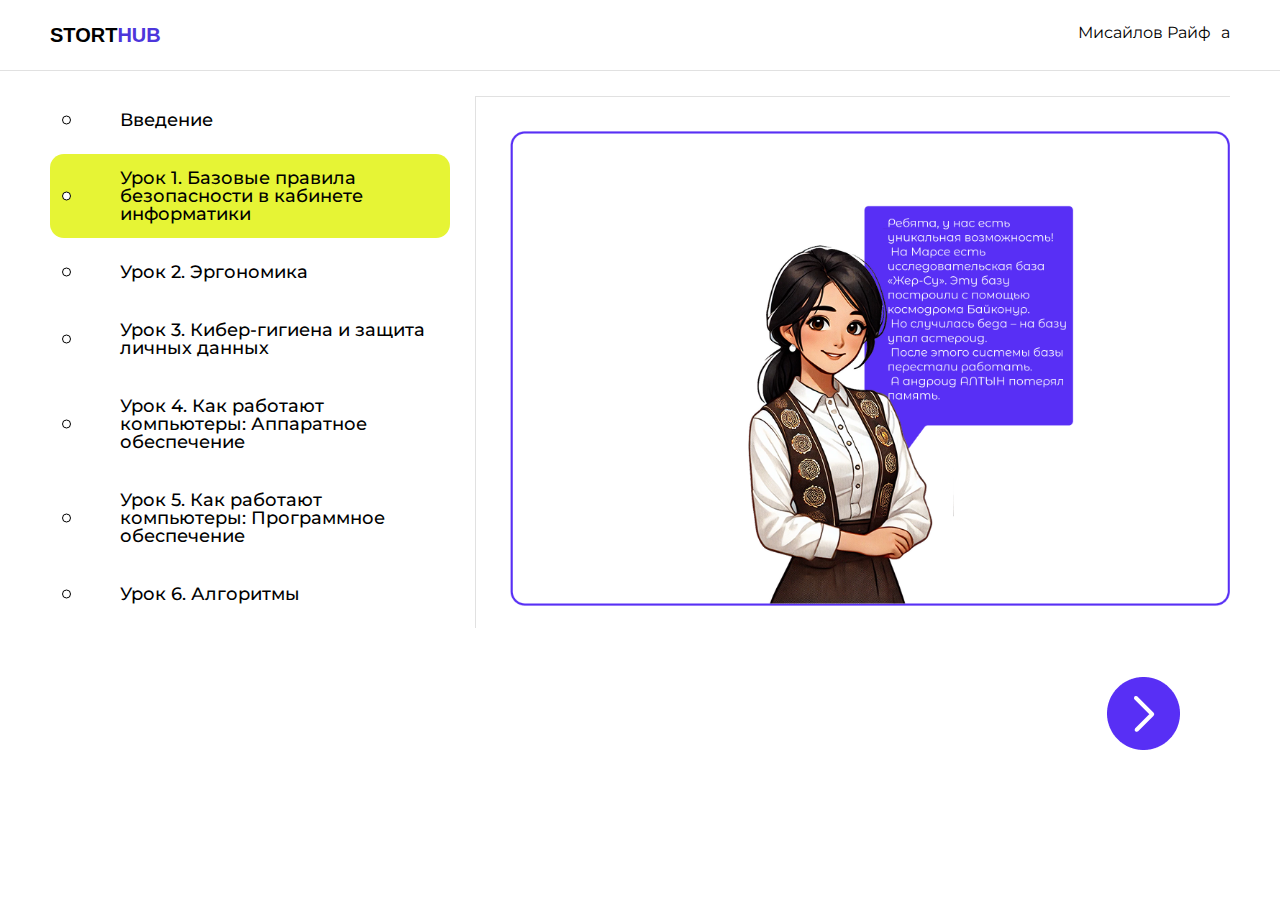
<file: index.html>
<!DOCTYPE html>
<html lang="en">

<head>
  <meta charset="UTF-8">
  <meta name="viewport" content="width=device-width, initial-scale=1.0">
  <meta http-equiv="X-UA-Compatible" content="ie=edge">
  <title>Document</title>
  <link rel="stylesheet" href="css/reset.css">
  <link rel="stylesheet" href="css/slick.css">
  <link rel="stylesheet" href="css/jquery.fancybox.css">
  <link rel="preconnect" href="https://fonts.googleapis.com">
  <link rel="preconnect" href="https://fonts.gstatic.com" crossorigin>
  <link href="https://fonts.googleapis.com/css2?family=Montserrat:ital,wght@0,100..900;1,100..900&display=swap"
    rel="stylesheet">
  <link rel="stylesheet" href="css/style.css">
</head>

<body>
  <header class="header">
    <div class="container">
      <div class="header_inner">
        <a href="#" class="logo">STORT<span>HUB</span></a>
        <div class="exit">
          <p class="nameuser">Мисайлов Райф</p>
          <a href="#" class="iconexit">a</a>
        </div>
      </div>
    </div>
  </header>

  <div class="content">
    <div class="container">
      <div class="content_inner">
        <div class="menu">
          <ul class="lesson-list">
            <li data-href="lesson0.html">Введение</li>
            <li data-href="index.html">Урок 1. Базовые правила безопасности в кабинете информатики</li>
            <li data-href="lesson2.html">Урок 2. Эргономика</li>
            <li data-href="lesson3.html">Урок 3. Кибер-гигиена и защита личных данных</li>
            <li data-href="lesson4.html">Урок 4. Как работают компьютеры: Аппаратное обеспечение</li>
            <li data-href="lesson5.html">Урок 5. Как работают компьютеры: Программное обеспечение</li>
            <li data-href="lesson6.html">Урок 6. Алгоритмы</li>
          </ul>

        </div>
        <div class="content_games">
          <img src="images/Video1_1.png" alt="" class="content_games_img">
          <!-- <img src="images/Video1_placeholder.png" alt="" class="content_games_img"> -->
          <img src="images/arrow.png" alt="" class="arrow">
        </div>
      </div>
    </div>
  </div>


  <script src="https://ajax.googleapis.com/ajax/libs/jquery/3.4.1/jquery.min.js"></script>
  <script src="js/slick.min.js"></script>
  <script src="js/jquery.fancybox.min.js"></script>
  <script src="js/main.js"></script>
</body>

</html>
</file>
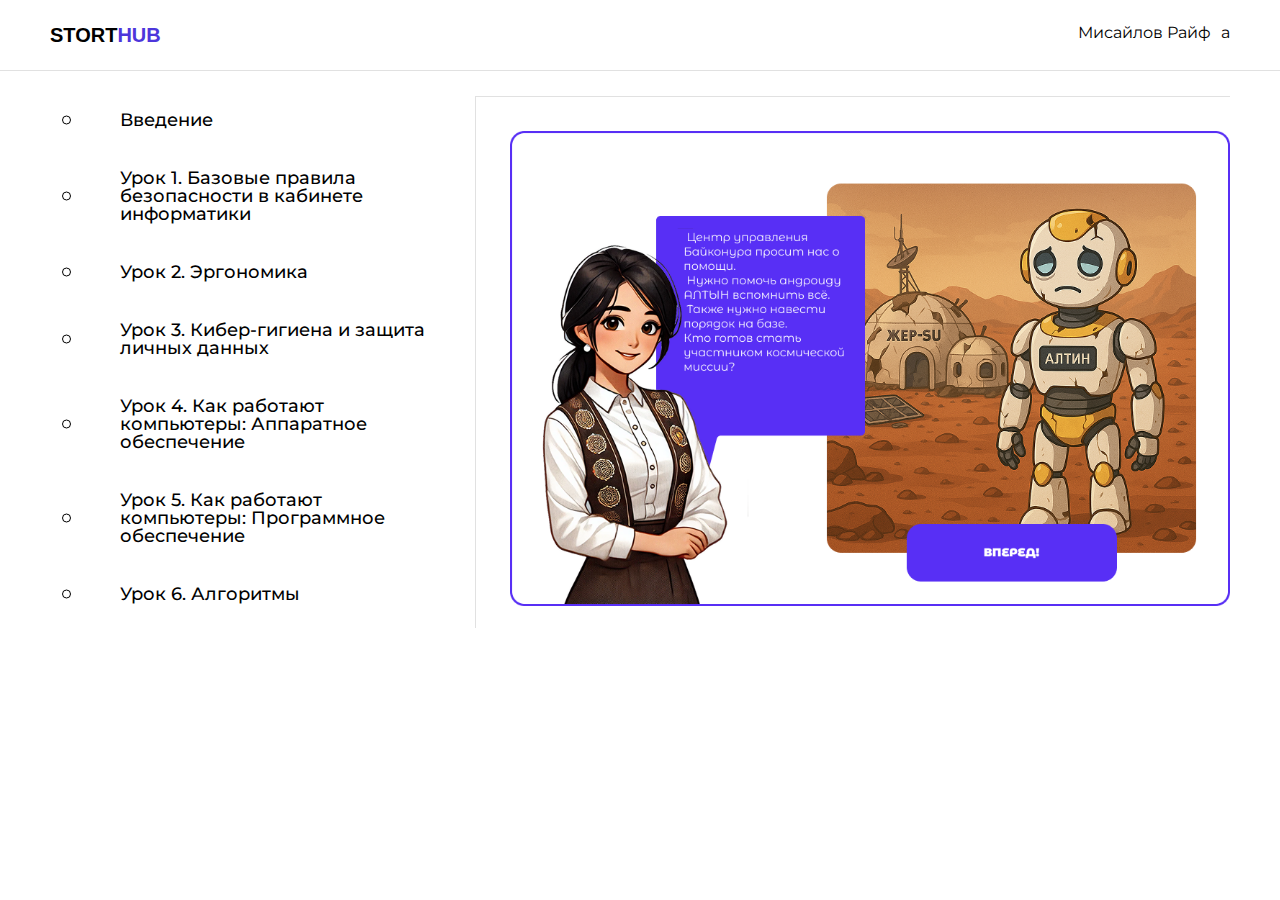
<file: lesson1-1.html>
<!DOCTYPE html>
<html lang="en">

<head>
  <meta charset="UTF-8">
  <meta name="viewport" content="width=device-width, initial-scale=1.0">
  <meta http-equiv="X-UA-Compatible" content="ie=edge">
  <title>Document</title>
  <link rel="stylesheet" href="css/reset.css">
  <link rel="stylesheet" href="css/slick.css">
  <link rel="stylesheet" href="css/jquery.fancybox.css">
  <link rel="preconnect" href="https://fonts.googleapis.com">
  <link rel="preconnect" href="https://fonts.gstatic.com" crossorigin>
  <link href="https://fonts.googleapis.com/css2?family=Montserrat:ital,wght@0,100..900;1,100..900&display=swap"
    rel="stylesheet">
  <link rel="stylesheet" href="css/style.css">
</head>

<body>
  <header class="header">
    <div class="container">
      <div class="header_inner">
        <a href="#" class="logo">STORT<span>HUB</span></a>
        <div class="exit">
          <p class="nameuser">Мисайлов Райф</p>
          <a href="#" class="iconexit">a</a>
        </div>
      </div>
    </div>
  </header>

  <div class="content">
    <div class="container">
      <div class="content_inner">
        <div class="menu">
          <ul class="lesson-list">
            <li data-href="lesson0.html">Введение</li>
            <li data-href="index.html">Урок 1. Базовые правила безопасности в кабинете информатики</li>
            <li data-href="lesson2.html">Урок 2. Эргономика</li>
            <li data-href="lesson3.html">Урок 3. Кибер-гигиена и защита личных данных</li>
            <li data-href="lesson4.html">Урок 4. Как работают компьютеры: Аппаратное обеспечение</li>
            <li data-href="lesson5.html">Урок 5. Как работают компьютеры: Программное обеспечение</li>
            <li data-href="lesson6.html">Урок 6. Алгоритмы</li>
          </ul>

        </div>
        <div class="content_games">
          <img src="images/Video1_2.png" alt="" class="content_games_img">
          <!-- <img src="images/arrow.png" alt="" class="arrow"> -->
        </div>
      </div>
    </div>
  </div>


  <script src="https://ajax.googleapis.com/ajax/libs/jquery/3.4.1/jquery.min.js"></script>
  <script src="js/slick.min.js"></script>
  <script src="js/jquery.fancybox.min.js"></script>
  <script src="js/main.js"></script>
</body>

</html>
</file>
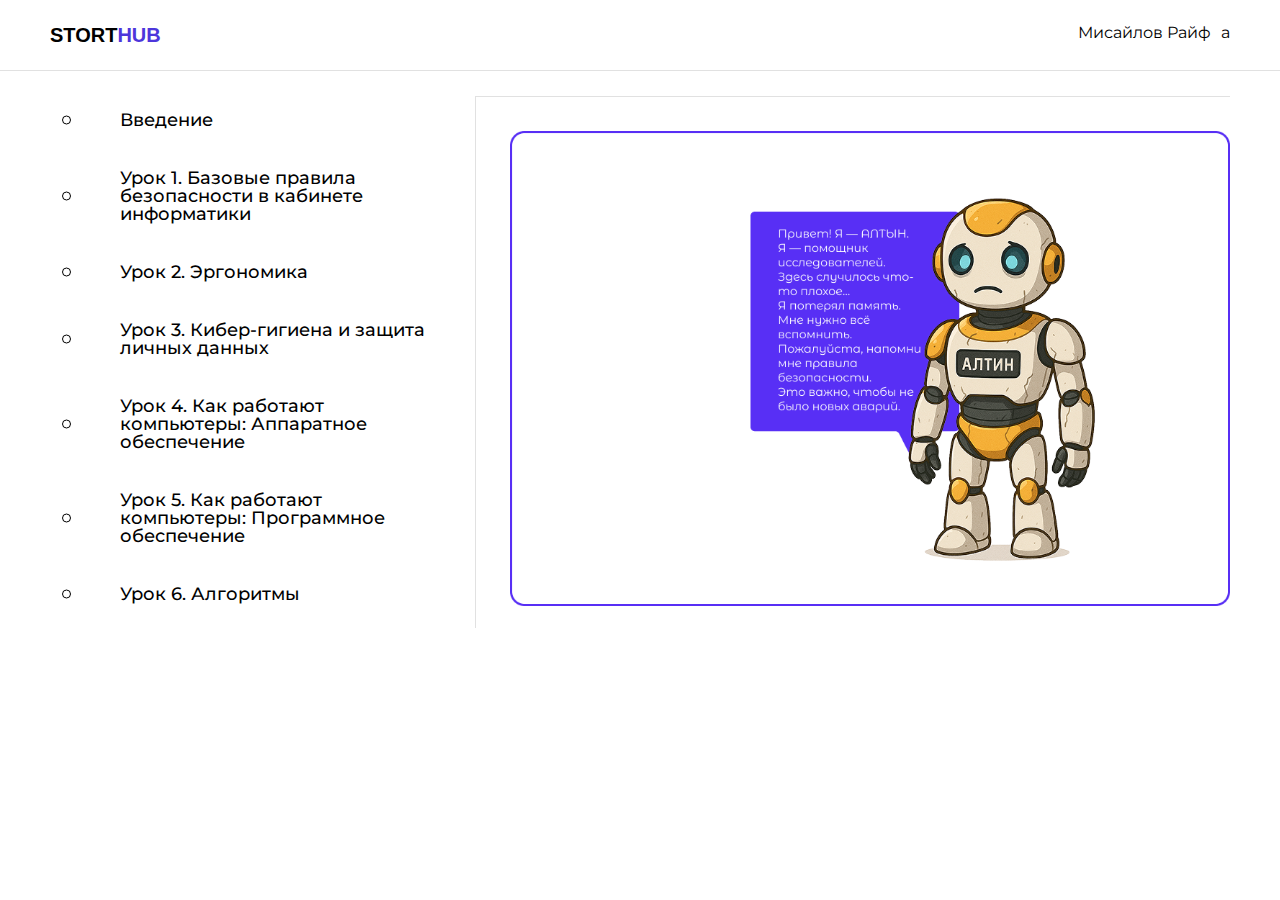
<file: lesson1-2.html>
<!DOCTYPE html>
<html lang="en">

<head>
  <meta charset="UTF-8">
  <meta name="viewport" content="width=device-width, initial-scale=1.0">
  <meta http-equiv="X-UA-Compatible" content="ie=edge">
  <title>Document</title>
  <link rel="stylesheet" href="css/reset.css">
  <link rel="stylesheet" href="css/slick.css">
  <link rel="stylesheet" href="css/jquery.fancybox.css">
  <link rel="preconnect" href="https://fonts.googleapis.com">
  <link rel="preconnect" href="https://fonts.gstatic.com" crossorigin>
  <link href="https://fonts.googleapis.com/css2?family=Montserrat:ital,wght@0,100..900;1,100..900&display=swap"
    rel="stylesheet">
  <link rel="stylesheet" href="css/style.css">
</head>

<body>
  <header class="header">
    <div class="container">
      <div class="header_inner">
        <a href="#" class="logo">STORT<span>HUB</span></a>
        <div class="exit">
          <p class="nameuser">Мисайлов Райф</p>
          <a href="#" class="iconexit">a</a>
        </div>
      </div>
    </div>
  </header>

  <div class="content">
    <div class="container">
      <div class="content_inner">
        <div class="menu">
          <ul class="lesson-list">
            <li data-href="lesson0.html">Введение</li>
            <li data-href="index.html">Урок 1. Базовые правила безопасности в кабинете информатики</li>
            <li data-href="lesson2.html">Урок 2. Эргономика</li>
            <li data-href="lesson3.html">Урок 3. Кибер-гигиена и защита личных данных</li>
            <li data-href="lesson4.html">Урок 4. Как работают компьютеры: Аппаратное обеспечение</li>
            <li data-href="lesson5.html">Урок 5. Как работают компьютеры: Программное обеспечение</li>
            <li data-href="lesson6.html">Урок 6. Алгоритмы</li>
          </ul>

        </div>
        <div class="content_games">
          <img src="images/Video1_3.png" alt="" class="content_games_img">
          <!-- <img src="images/arrow.png" alt="" class="arrow"> -->
        </div>
      </div>
    </div>
  </div>


  <script src="https://ajax.googleapis.com/ajax/libs/jquery/3.4.1/jquery.min.js"></script>
  <script src="js/slick.min.js"></script>
  <script src="js/jquery.fancybox.min.js"></script>
  <script src="js/main.js"></script>
</body>

</html>
</file>
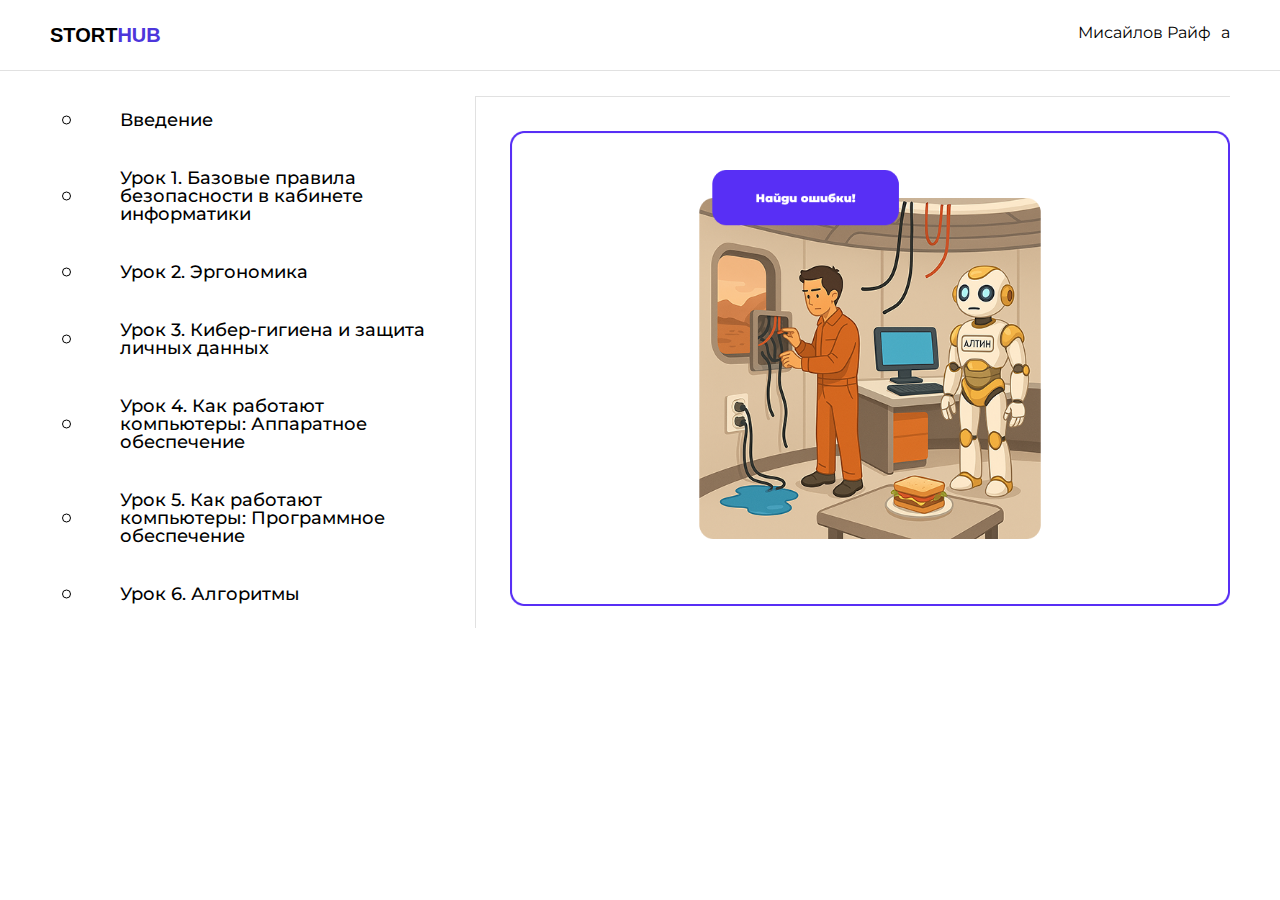
<file: lesson1-3.html>
<!DOCTYPE html>
<html lang="en">

<head>
  <meta charset="UTF-8">
  <meta name="viewport" content="width=device-width, initial-scale=1.0">
  <meta http-equiv="X-UA-Compatible" content="ie=edge">
  <title>Document</title>
  <link rel="stylesheet" href="css/reset.css">
  <link rel="stylesheet" href="css/slick.css">
  <link rel="stylesheet" href="css/jquery.fancybox.css">
  <link rel="preconnect" href="https://fonts.googleapis.com">
  <link rel="preconnect" href="https://fonts.gstatic.com" crossorigin>
  <link href="https://fonts.googleapis.com/css2?family=Montserrat:ital,wght@0,100..900;1,100..900&display=swap"
    rel="stylesheet">
  <link rel="stylesheet" href="css/style.css">
</head>

<body>
  <header class="header">
    <div class="container">
      <div class="header_inner">
        <a href="#" class="logo">STORT<span>HUB</span></a>
        <div class="exit">
          <p class="nameuser">Мисайлов Райф</p>
          <a href="#" class="iconexit">a</a>
        </div>
      </div>
    </div>
  </header>

  <div class="content">
    <div class="container">
      <div class="content_inner">
        <div class="menu">
          <ul class="lesson-list">
            <li data-href="lesson0.html">Введение</li>
            <li data-href="index.html">Урок 1. Базовые правила безопасности в кабинете информатики</li>
            <li data-href="lesson2.html">Урок 2. Эргономика</li>
            <li data-href="lesson3.html">Урок 3. Кибер-гигиена и защита личных данных</li>
            <li data-href="lesson4.html">Урок 4. Как работают компьютеры: Аппаратное обеспечение</li>
            <li data-href="lesson5.html">Урок 5. Как работают компьютеры: Программное обеспечение</li>
            <li data-href="lesson6.html">Урок 6. Алгоритмы</li>
          </ul>

        </div>
        <div class="content_games">
          <img src="images/Video1_4.png" alt="" class="content_games_img">
          <!-- <img src="images/arrow.png" alt="" class="arrow"> -->
        </div>
      </div>
    </div>
  </div>


  <script src="https://ajax.googleapis.com/ajax/libs/jquery/3.4.1/jquery.min.js"></script>
  <script src="js/slick.min.js"></script>
  <script src="js/jquery.fancybox.min.js"></script>
  <script src="js/main.js"></script>
</body>

</html>
</file>
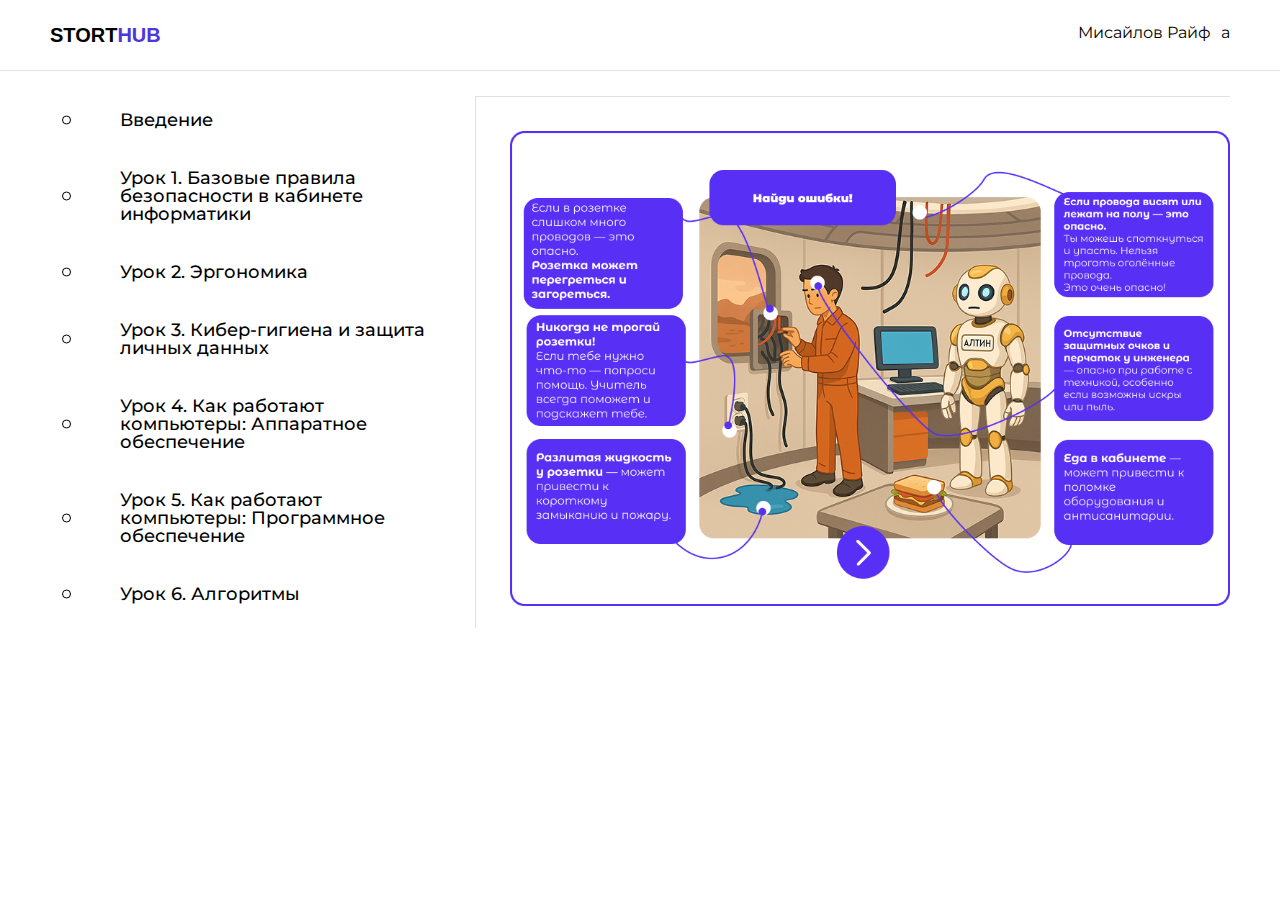
<file: lesson1-4.html>
<!DOCTYPE html>
<html lang="en">

<head>
  <meta charset="UTF-8">
  <meta name="viewport" content="width=device-width, initial-scale=1.0">
  <meta http-equiv="X-UA-Compatible" content="ie=edge">
  <title>Document</title>
  <link rel="stylesheet" href="css/reset.css">
  <link rel="stylesheet" href="css/slick.css">
  <link rel="stylesheet" href="css/jquery.fancybox.css">
  <link rel="preconnect" href="https://fonts.googleapis.com">
  <link rel="preconnect" href="https://fonts.gstatic.com" crossorigin>
  <link href="https://fonts.googleapis.com/css2?family=Montserrat:ital,wght@0,100..900;1,100..900&display=swap"
    rel="stylesheet">
  <link rel="stylesheet" href="css/style.css">
</head>

<body>
  <header class="header">
    <div class="container">
      <div class="header_inner">
        <a href="#" class="logo">STORT<span>HUB</span></a>
        <div class="exit">
          <p class="nameuser">Мисайлов Райф</p>
          <a href="#" class="iconexit">a</a>
        </div>
      </div>
    </div>
  </header>

  <div class="content">
    <div class="container">
      <div class="content_inner">
        <div class="menu">
          <ul class="lesson-list">
            <li data-href="lesson0.html">Введение</li>
            <li data-href="index.html">Урок 1. Базовые правила безопасности в кабинете информатики</li>
            <li data-href="lesson2.html">Урок 2. Эргономика</li>
            <li data-href="lesson3.html">Урок 3. Кибер-гигиена и защита личных данных</li>
            <li data-href="lesson4.html">Урок 4. Как работают компьютеры: Аппаратное обеспечение</li>
            <li data-href="lesson5.html">Урок 5. Как работают компьютеры: Программное обеспечение</li>
            <li data-href="lesson6.html">Урок 6. Алгоритмы</li>
          </ul>

        </div>
        <div class="content_games">
          <img src="images/Video1_5.png" alt="" class="content_games_img">
          <!-- <img src="images/arrow.png" alt="" class="arrow"> -->
        </div>
      </div>
    </div>
  </div>


  <script src="https://ajax.googleapis.com/ajax/libs/jquery/3.4.1/jquery.min.js"></script>
  <script src="js/slick.min.js"></script>
  <script src="js/jquery.fancybox.min.js"></script>
  <script src="js/main.js"></script>
</body>

</html>
</file>
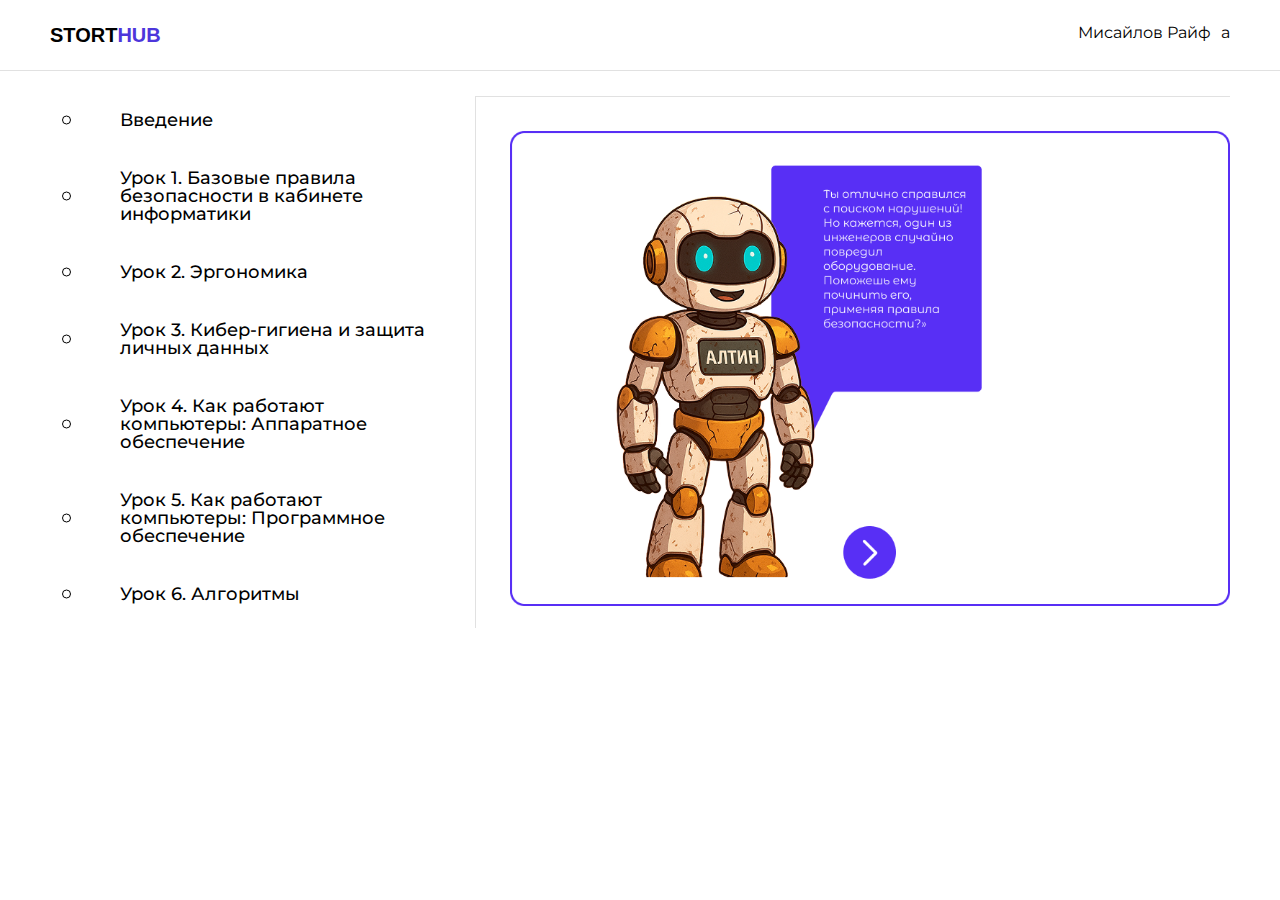
<file: lesson1-5.html>
<!DOCTYPE html>
<html lang="en">

<head>
  <meta charset="UTF-8">
  <meta name="viewport" content="width=device-width, initial-scale=1.0">
  <meta http-equiv="X-UA-Compatible" content="ie=edge">
  <title>Document</title>
  <link rel="stylesheet" href="css/reset.css">
  <link rel="stylesheet" href="css/slick.css">
  <link rel="stylesheet" href="css/jquery.fancybox.css">
  <link rel="preconnect" href="https://fonts.googleapis.com">
  <link rel="preconnect" href="https://fonts.gstatic.com" crossorigin>
  <link href="https://fonts.googleapis.com/css2?family=Montserrat:ital,wght@0,100..900;1,100..900&display=swap"
    rel="stylesheet">
  <link rel="stylesheet" href="css/style.css">
</head>

<body>
  <header class="header">
    <div class="container">
      <div class="header_inner">
        <a href="#" class="logo">STORT<span>HUB</span></a>
        <div class="exit">
          <p class="nameuser">Мисайлов Райф</p>
          <a href="#" class="iconexit">a</a>
        </div>
      </div>
    </div>
  </header>

  <div class="content">
    <div class="container">
      <div class="content_inner">
        <div class="menu">
          <ul class="lesson-list">
            <li data-href="lesson0.html">Введение</li>
            <li data-href="index.html">Урок 1. Базовые правила безопасности в кабинете информатики</li>
            <li data-href="lesson2.html">Урок 2. Эргономика</li>
            <li data-href="lesson3.html">Урок 3. Кибер-гигиена и защита личных данных</li>
            <li data-href="lesson4.html">Урок 4. Как работают компьютеры: Аппаратное обеспечение</li>
            <li data-href="lesson5.html">Урок 5. Как работают компьютеры: Программное обеспечение</li>
            <li data-href="lesson6.html">Урок 6. Алгоритмы</li>
          </ul>

        </div>
        <div class="content_games">
          <img src="images/Video1_6.png" alt="" class="content_games_img">
          <!-- <img src="images/arrow.png" alt="" class="arrow"> -->
        </div>
      </div>
    </div>
  </div>


  <script src="https://ajax.googleapis.com/ajax/libs/jquery/3.4.1/jquery.min.js"></script>
  <script src="js/slick.min.js"></script>
  <script src="js/jquery.fancybox.min.js"></script>
  <script src="js/main.js"></script>
</body>

</html>
</file>
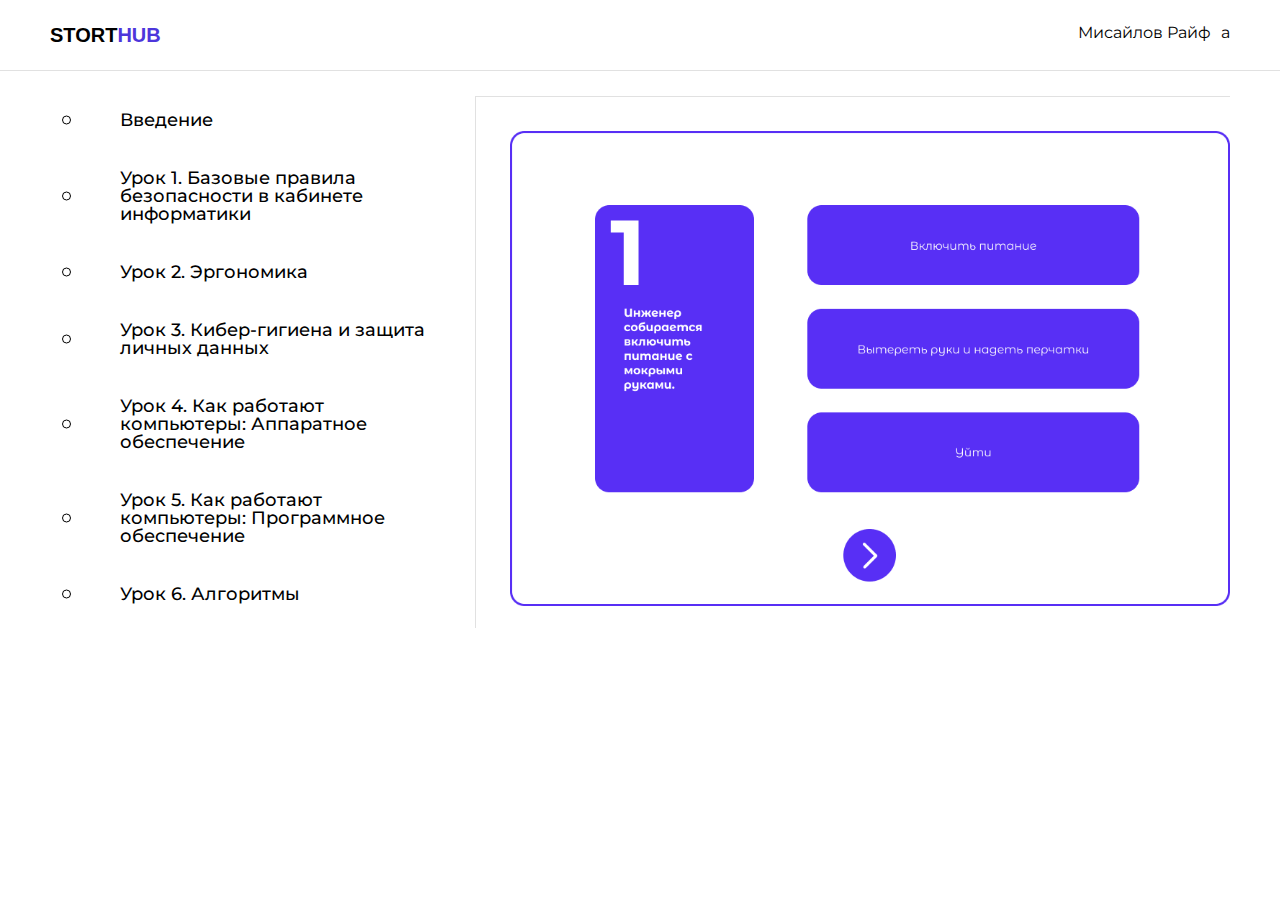
<file: lesson1-6.html>
<!DOCTYPE html>
<html lang="en">

<head>
  <meta charset="UTF-8">
  <meta name="viewport" content="width=device-width, initial-scale=1.0">
  <meta http-equiv="X-UA-Compatible" content="ie=edge">
  <title>Document</title>
  <link rel="stylesheet" href="css/reset.css">
  <link rel="stylesheet" href="css/slick.css">
  <link rel="stylesheet" href="css/jquery.fancybox.css">
  <link rel="preconnect" href="https://fonts.googleapis.com">
  <link rel="preconnect" href="https://fonts.gstatic.com" crossorigin>
  <link href="https://fonts.googleapis.com/css2?family=Montserrat:ital,wght@0,100..900;1,100..900&display=swap"
    rel="stylesheet">
  <link rel="stylesheet" href="css/style.css">
</head>

<body>
  <header class="header">
    <div class="container">
      <div class="header_inner">
        <a href="#" class="logo">STORT<span>HUB</span></a>
        <div class="exit">
          <p class="nameuser">Мисайлов Райф</p>
          <a href="#" class="iconexit">a</a>
        </div>
      </div>
    </div>
  </header>

  <div class="content">
    <div class="container">
      <div class="content_inner">
        <div class="menu">
          <ul class="lesson-list">
            <li data-href="lesson0.html">Введение</li>
            <li data-href="index.html">Урок 1. Базовые правила безопасности в кабинете информатики</li>
            <li data-href="lesson2.html">Урок 2. Эргономика</li>
            <li data-href="lesson3.html">Урок 3. Кибер-гигиена и защита личных данных</li>
            <li data-href="lesson4.html">Урок 4. Как работают компьютеры: Аппаратное обеспечение</li>
            <li data-href="lesson5.html">Урок 5. Как работают компьютеры: Программное обеспечение</li>
            <li data-href="lesson6.html">Урок 6. Алгоритмы</li>
          </ul>

        </div>
        <div class="content_games">
          <img src="images/Video1_7.png" alt="" class="content_games_img">
          <!-- <img src="images/arrow.png" alt="" class="arrow"> -->
        </div>
      </div>
    </div>
  </div>


  <script src="https://ajax.googleapis.com/ajax/libs/jquery/3.4.1/jquery.min.js"></script>
  <script src="js/slick.min.js"></script>
  <script src="js/jquery.fancybox.min.js"></script>
  <script src="js/main.js"></script>
</body>

</html>
</file>
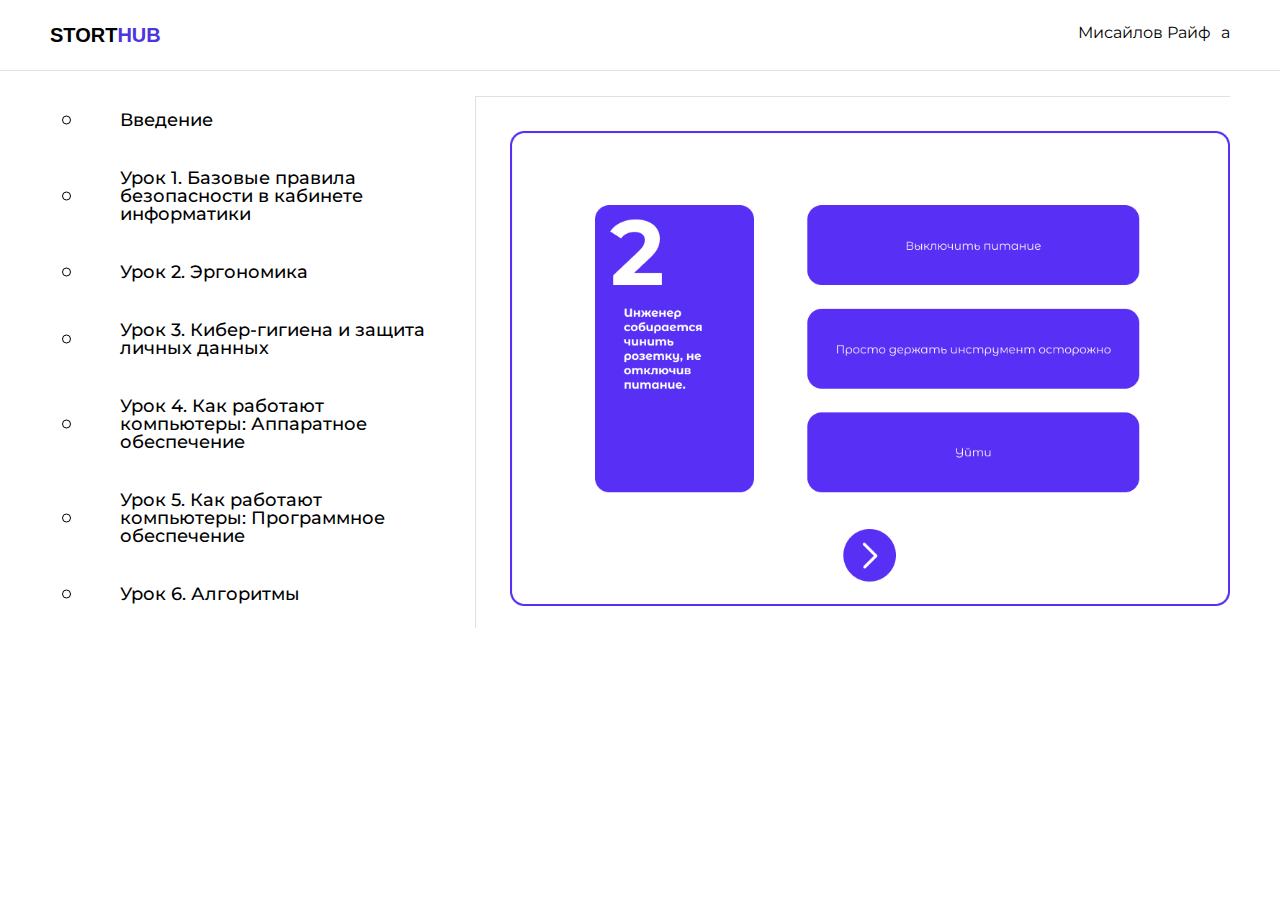
<file: lesson1-7.html>
<!DOCTYPE html>
<html lang="en">

<head>
  <meta charset="UTF-8">
  <meta name="viewport" content="width=device-width, initial-scale=1.0">
  <meta http-equiv="X-UA-Compatible" content="ie=edge">
  <title>Document</title>
  <link rel="stylesheet" href="css/reset.css">
  <link rel="stylesheet" href="css/slick.css">
  <link rel="stylesheet" href="css/jquery.fancybox.css">
  <link rel="preconnect" href="https://fonts.googleapis.com">
  <link rel="preconnect" href="https://fonts.gstatic.com" crossorigin>
  <link href="https://fonts.googleapis.com/css2?family=Montserrat:ital,wght@0,100..900;1,100..900&display=swap"
    rel="stylesheet">
  <link rel="stylesheet" href="css/style.css">
</head>

<body>
  <header class="header">
    <div class="container">
      <div class="header_inner">
        <a href="#" class="logo">STORT<span>HUB</span></a>
        <div class="exit">
          <p class="nameuser">Мисайлов Райф</p>
          <a href="#" class="iconexit">a</a>
        </div>
      </div>
    </div>
  </header>

  <div class="content">
    <div class="container">
      <div class="content_inner">
        <div class="menu">
          <ul class="lesson-list">
            <li data-href="lesson0.html">Введение</li>
            <li data-href="index.html">Урок 1. Базовые правила безопасности в кабинете информатики</li>
            <li data-href="lesson2.html">Урок 2. Эргономика</li>
            <li data-href="lesson3.html">Урок 3. Кибер-гигиена и защита личных данных</li>
            <li data-href="lesson4.html">Урок 4. Как работают компьютеры: Аппаратное обеспечение</li>
            <li data-href="lesson5.html">Урок 5. Как работают компьютеры: Программное обеспечение</li>
            <li data-href="lesson6.html">Урок 6. Алгоритмы</li>
          </ul>

        </div>
        <div class="content_games">
          <img src="images/Video1_8.png" alt="" class="content_games_img">
          <!-- <img src="images/arrow.png" alt="" class="arrow"> -->
        </div>
      </div>
    </div>
  </div>


  <script src="https://ajax.googleapis.com/ajax/libs/jquery/3.4.1/jquery.min.js"></script>
  <script src="js/slick.min.js"></script>
  <script src="js/jquery.fancybox.min.js"></script>
  <script src="js/main.js"></script>
</body>

</html>
</file>
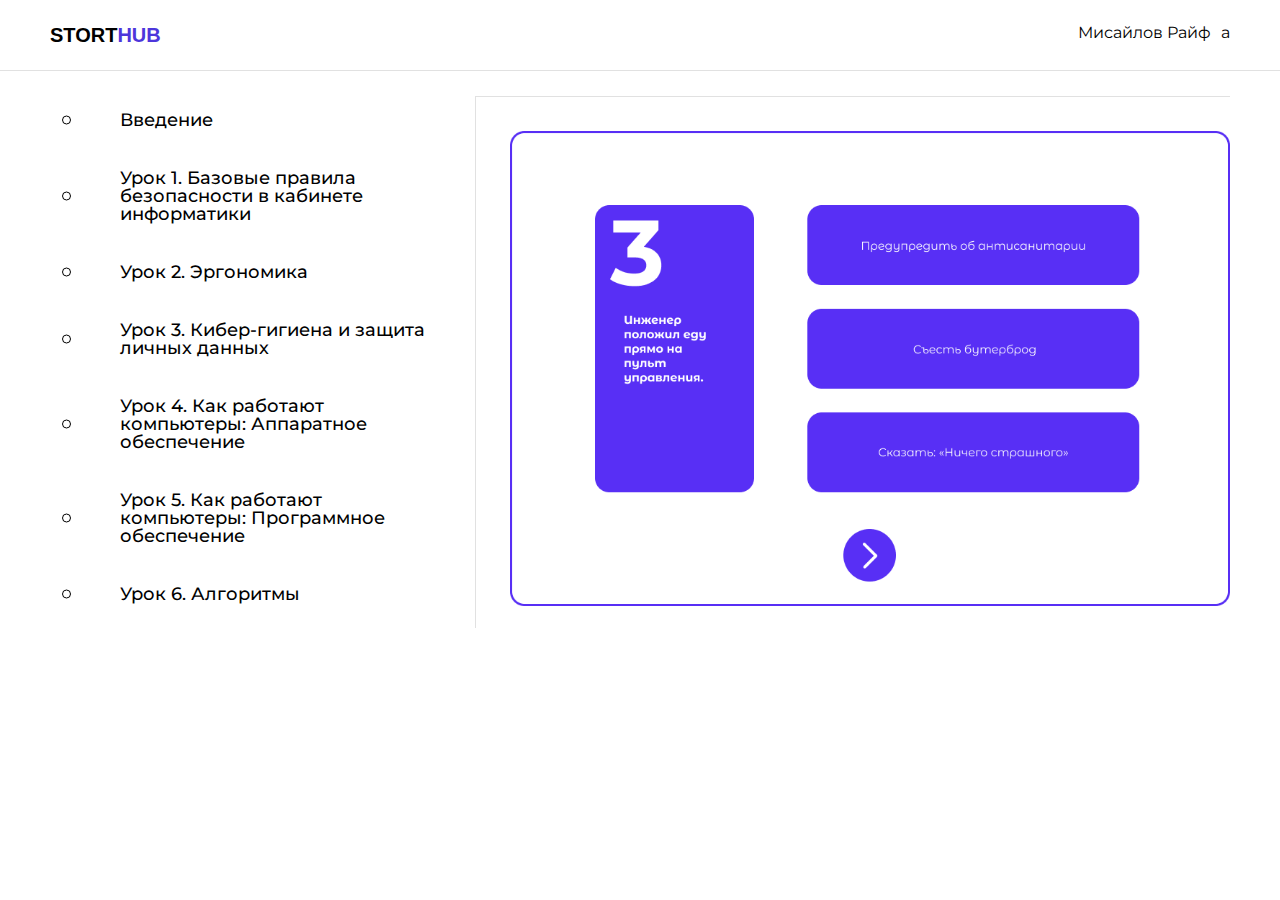
<file: lesson1-8.html>
<!DOCTYPE html>
<html lang="en">

<head>
  <meta charset="UTF-8">
  <meta name="viewport" content="width=device-width, initial-scale=1.0">
  <meta http-equiv="X-UA-Compatible" content="ie=edge">
  <title>Document</title>
  <link rel="stylesheet" href="css/reset.css">
  <link rel="stylesheet" href="css/slick.css">
  <link rel="stylesheet" href="css/jquery.fancybox.css">
  <link rel="preconnect" href="https://fonts.googleapis.com">
  <link rel="preconnect" href="https://fonts.gstatic.com" crossorigin>
  <link href="https://fonts.googleapis.com/css2?family=Montserrat:ital,wght@0,100..900;1,100..900&display=swap"
    rel="stylesheet">
  <link rel="stylesheet" href="css/style.css">
</head>

<body>
  <header class="header">
    <div class="container">
      <div class="header_inner">
        <a href="#" class="logo">STORT<span>HUB</span></a>
        <div class="exit">
          <p class="nameuser">Мисайлов Райф</p>
          <a href="#" class="iconexit">a</a>
        </div>
      </div>
    </div>
  </header>

  <div class="content">
    <div class="container">
      <div class="content_inner">
        <div class="menu">
          <ul class="lesson-list">
            <li data-href="lesson0.html">Введение</li>
            <li data-href="index.html">Урок 1. Базовые правила безопасности в кабинете информатики</li>
            <li data-href="lesson2.html">Урок 2. Эргономика</li>
            <li data-href="lesson3.html">Урок 3. Кибер-гигиена и защита личных данных</li>
            <li data-href="lesson4.html">Урок 4. Как работают компьютеры: Аппаратное обеспечение</li>
            <li data-href="lesson5.html">Урок 5. Как работают компьютеры: Программное обеспечение</li>
            <li data-href="lesson6.html">Урок 6. Алгоритмы</li>
          </ul>

        </div>
        <div class="content_games">
          <img src="images/Video1_9.png" alt="" class="content_games_img">
          <!-- <img src="images/arrow.png" alt="" class="arrow"> -->
        </div>
      </div>
    </div>
  </div>


  <script src="https://ajax.googleapis.com/ajax/libs/jquery/3.4.1/jquery.min.js"></script>
  <script src="js/slick.min.js"></script>
  <script src="js/jquery.fancybox.min.js"></script>
  <script src="js/main.js"></script>
</body>

</html>
</file>
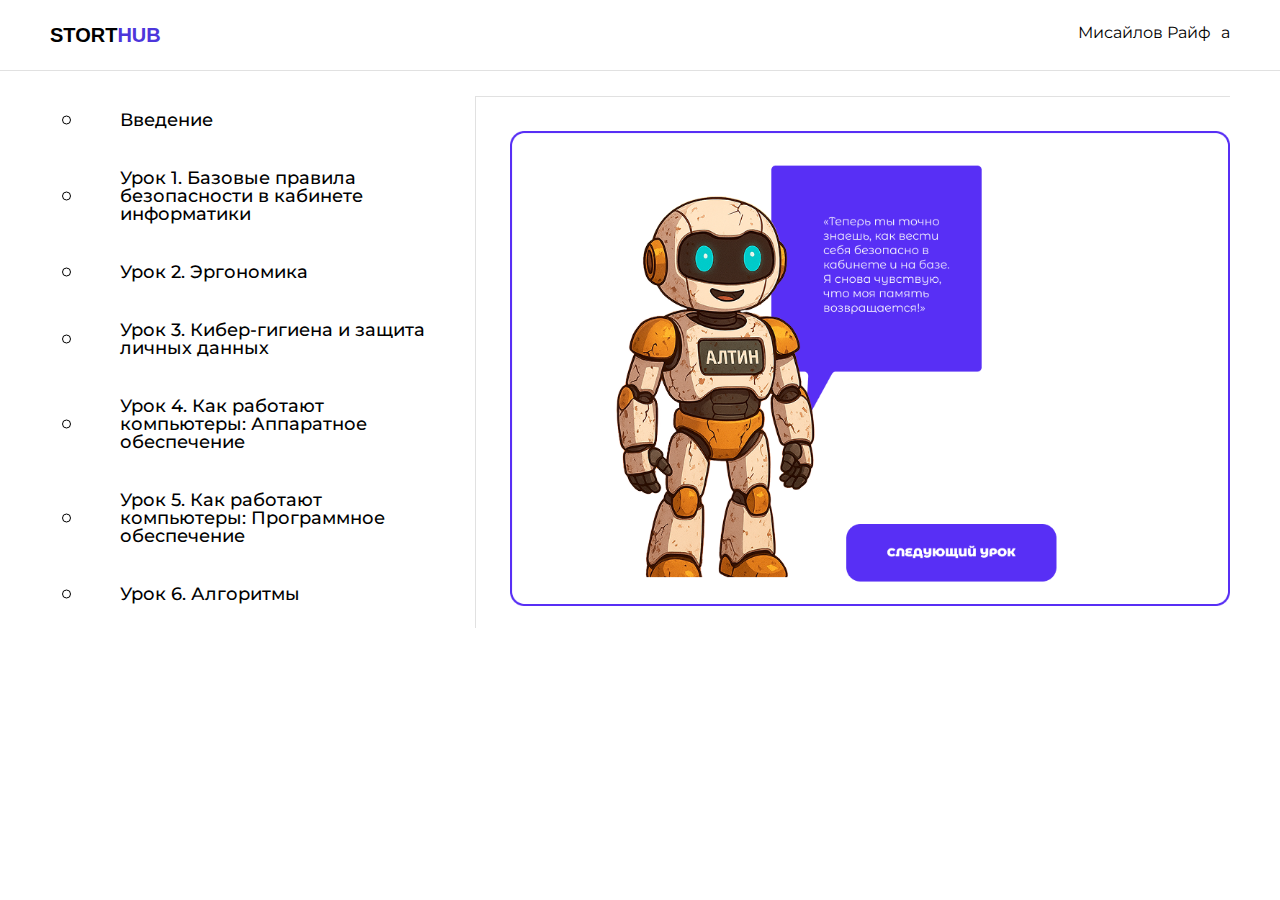
<file: lesson1-9.html>
<!DOCTYPE html>
<html lang="en">

<head>
  <meta charset="UTF-8">
  <meta name="viewport" content="width=device-width, initial-scale=1.0">
  <meta http-equiv="X-UA-Compatible" content="ie=edge">
  <title>Document</title>
  <link rel="stylesheet" href="css/reset.css">
  <link rel="stylesheet" href="css/slick.css">
  <link rel="stylesheet" href="css/jquery.fancybox.css">
  <link rel="preconnect" href="https://fonts.googleapis.com">
  <link rel="preconnect" href="https://fonts.gstatic.com" crossorigin>
  <link href="https://fonts.googleapis.com/css2?family=Montserrat:ital,wght@0,100..900;1,100..900&display=swap"
    rel="stylesheet">
  <link rel="stylesheet" href="css/style.css">
</head>

<body>
  <header class="header">
    <div class="container">
      <div class="header_inner">
        <a href="#" class="logo">STORT<span>HUB</span></a>
        <div class="exit">
          <p class="nameuser">Мисайлов Райф</p>
          <a href="#" class="iconexit">a</a>
        </div>
      </div>
    </div>
  </header>

  <div class="content">
    <div class="container">
      <div class="content_inner">
        <div class="menu">
          <ul class="lesson-list">
            <li data-href="lesson0.html">Введение</li>
            <li data-href="index.html">Урок 1. Базовые правила безопасности в кабинете информатики</li>
            <li data-href="lesson2.html">Урок 2. Эргономика</li>
            <li data-href="lesson3.html">Урок 3. Кибер-гигиена и защита личных данных</li>
            <li data-href="lesson4.html">Урок 4. Как работают компьютеры: Аппаратное обеспечение</li>
            <li data-href="lesson5.html">Урок 5. Как работают компьютеры: Программное обеспечение</li>
            <li data-href="lesson6.html">Урок 6. Алгоритмы</li>
          </ul>

        </div>
        <div class="content_games">
          <img src="images/Video1_10.png" alt="" class="content_games_img">
          <!-- <img src="images/arrow.png" alt="" class="arrow"> -->
        </div>
      </div>
    </div>
  </div>


  <script src="https://ajax.googleapis.com/ajax/libs/jquery/3.4.1/jquery.min.js"></script>
  <script src="js/slick.min.js"></script>
  <script src="js/jquery.fancybox.min.js"></script>
  <script src="js/main.js"></script>
</body>

</html>
</file>
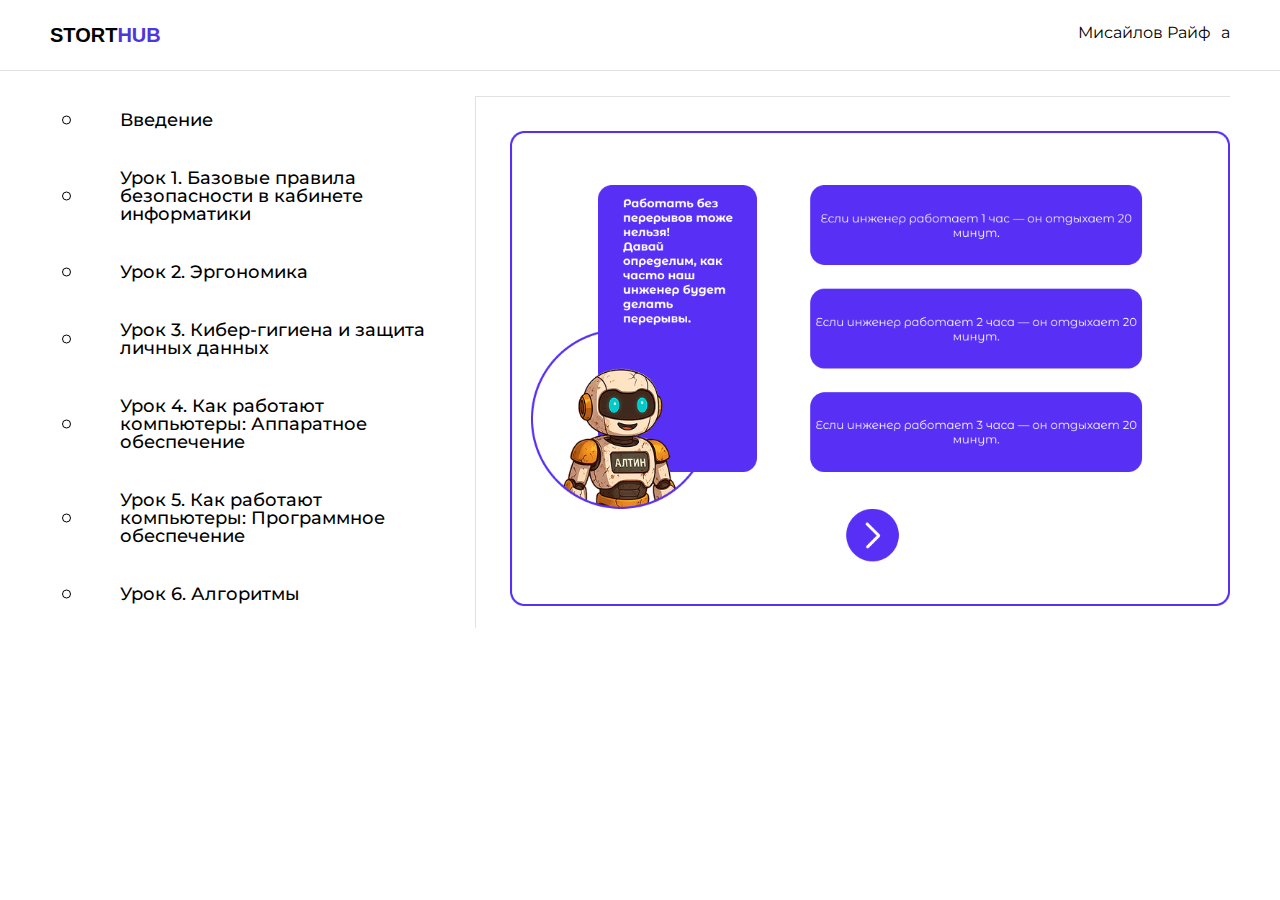
<file: lesson2-10.html>
<!DOCTYPE html>
<html lang="en">

<head>
    <meta charset="UTF-8">
    <meta name="viewport" content="width=device-width, initial-scale=1.0">
    <meta http-equiv="X-UA-Compatible" content="ie=edge">
    <title>Document</title>
    <link rel="stylesheet" href="css/reset.css">
    <link rel="stylesheet" href="css/slick.css">
    <link rel="stylesheet" href="css/jquery.fancybox.css">
    <link rel="preconnect" href="https://fonts.googleapis.com">
    <link rel="preconnect" href="https://fonts.gstatic.com" crossorigin>
    <link href="https://fonts.googleapis.com/css2?family=Montserrat:ital,wght@0,100..900;1,100..900&display=swap"
        rel="stylesheet">
    <link rel="stylesheet" href="css/style.css">
</head>

<body>
    <header class="header">
        <div class="container">
            <div class="header_inner">
                <a href="#" class="logo">STORT<span>HUB</span></a>
                <div class="exit">
                    <p class="nameuser">Мисайлов Райф</p>
                    <a href="#" class="iconexit">a</a>
                </div>
            </div>
        </div>
    </header>

    <div class="content">
        <div class="container">
            <div class="content_inner">
                <div class="menu">
                    <ul class="lesson-list">
                        <li data-href="lesson0.html">Введение</li>
                        <li data-href="index.html">Урок 1. Базовые правила безопасности в кабинете
                            информатики</li>
                        <li data-href="lesson2.html">Урок 2. Эргономика</li>
                        <li data-href="lesson3.html">Урок 3. Кибер-гигиена и защита личных данных</li>
                        <li data-href="lesson4.html">Урок 4. Как работают компьютеры: Аппаратное обеспечение</li>
                        <li data-href="lesson5.html">Урок 5. Как работают компьютеры: Программное обеспечение</li>
                        <li data-href="lesson6.html">Урок 6. Алгоритмы</li>
                    </ul>

                </div>
                <div class="content_games">
                    <img src="images/Video2_10.png" alt="" class="content_games_img">
                    <!-- <img src="images/arrow.png" alt="" class="arrow"> -->
                </div>
            </div>
        </div>
    </div>


    <script src="https://ajax.googleapis.com/ajax/libs/jquery/3.4.1/jquery.min.js"></script>
    <script src="js/slick.min.js"></script>
    <script src="js/jquery.fancybox.min.js"></script>
    <script src="js/main.js"></script>
</body>

</html>
</file>
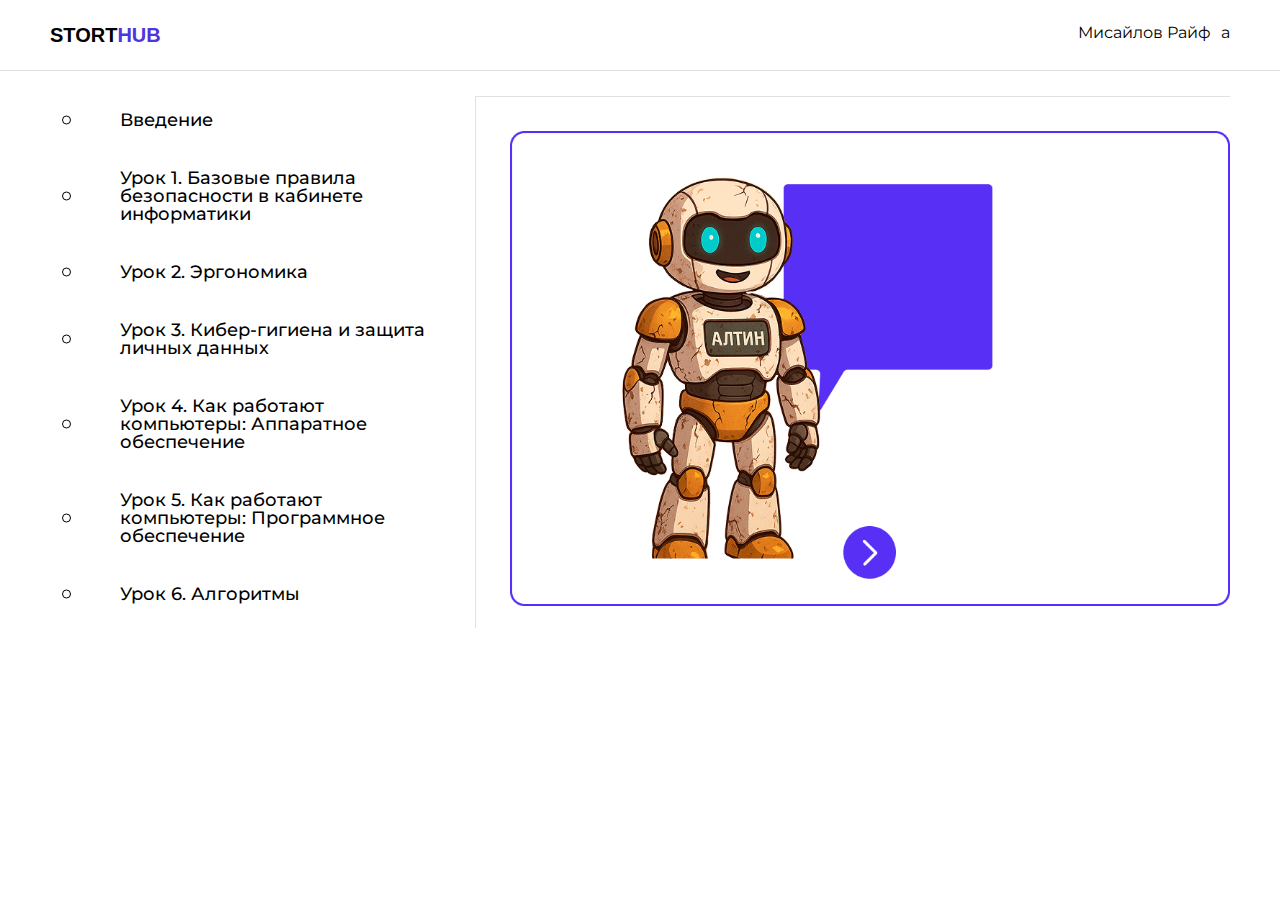
<file: lesson2-11.html>
<!DOCTYPE html>
<html lang="en">

<head>
    <meta charset="UTF-8">
    <meta name="viewport" content="width=device-width, initial-scale=1.0">
    <meta http-equiv="X-UA-Compatible" content="ie=edge">
    <title>Document</title>
    <link rel="stylesheet" href="css/reset.css">
    <link rel="stylesheet" href="css/slick.css">
    <link rel="stylesheet" href="css/jquery.fancybox.css">
    <link rel="preconnect" href="https://fonts.googleapis.com">
    <link rel="preconnect" href="https://fonts.gstatic.com" crossorigin>
    <link href="https://fonts.googleapis.com/css2?family=Montserrat:ital,wght@0,100..900;1,100..900&display=swap"
        rel="stylesheet">
    <link rel="stylesheet" href="css/style.css">
</head>

<body>
    <header class="header">
        <div class="container">
            <div class="header_inner">
                <a href="#" class="logo">STORT<span>HUB</span></a>
                <div class="exit">
                    <p class="nameuser">Мисайлов Райф</p>
                    <a href="#" class="iconexit">a</a>
                </div>
            </div>
        </div>
    </header>

    <div class="content">
        <div class="container">
            <div class="content_inner">
                <div class="menu">
                    <ul class="lesson-list">
                        <li data-href="lesson0.html">Введение</li>
                        <li data-href="index.html">Урок 1. Базовые правила безопасности в кабинете
                            информатики</li>
                        <li data-href="lesson2.html">Урок 2. Эргономика</li>
                        <li data-href="lesson3.html">Урок 3. Кибер-гигиена и защита личных данных</li>
                        <li data-href="lesson4.html">Урок 4. Как работают компьютеры: Аппаратное обеспечение</li>
                        <li data-href="lesson5.html">Урок 5. Как работают компьютеры: Программное обеспечение</li>
                        <li data-href="lesson6.html">Урок 6. Алгоритмы</li>
                    </ul>

                </div>
                <div class="content_games">
                    <img src="images/Video2_11.png" alt="" class="content_games_img">
                    <!-- <img src="images/arrow.png" alt="" class="arrow"> -->
                </div>
            </div>  
        </div>
    </div>


    <script src="https://ajax.googleapis.com/ajax/libs/jquery/3.4.1/jquery.min.js"></script>
    <script src="js/slick.min.js"></script>
    <script src="js/jquery.fancybox.min.js"></script>
    <script src="js/main.js"></script>
</body>

</html>
</file>
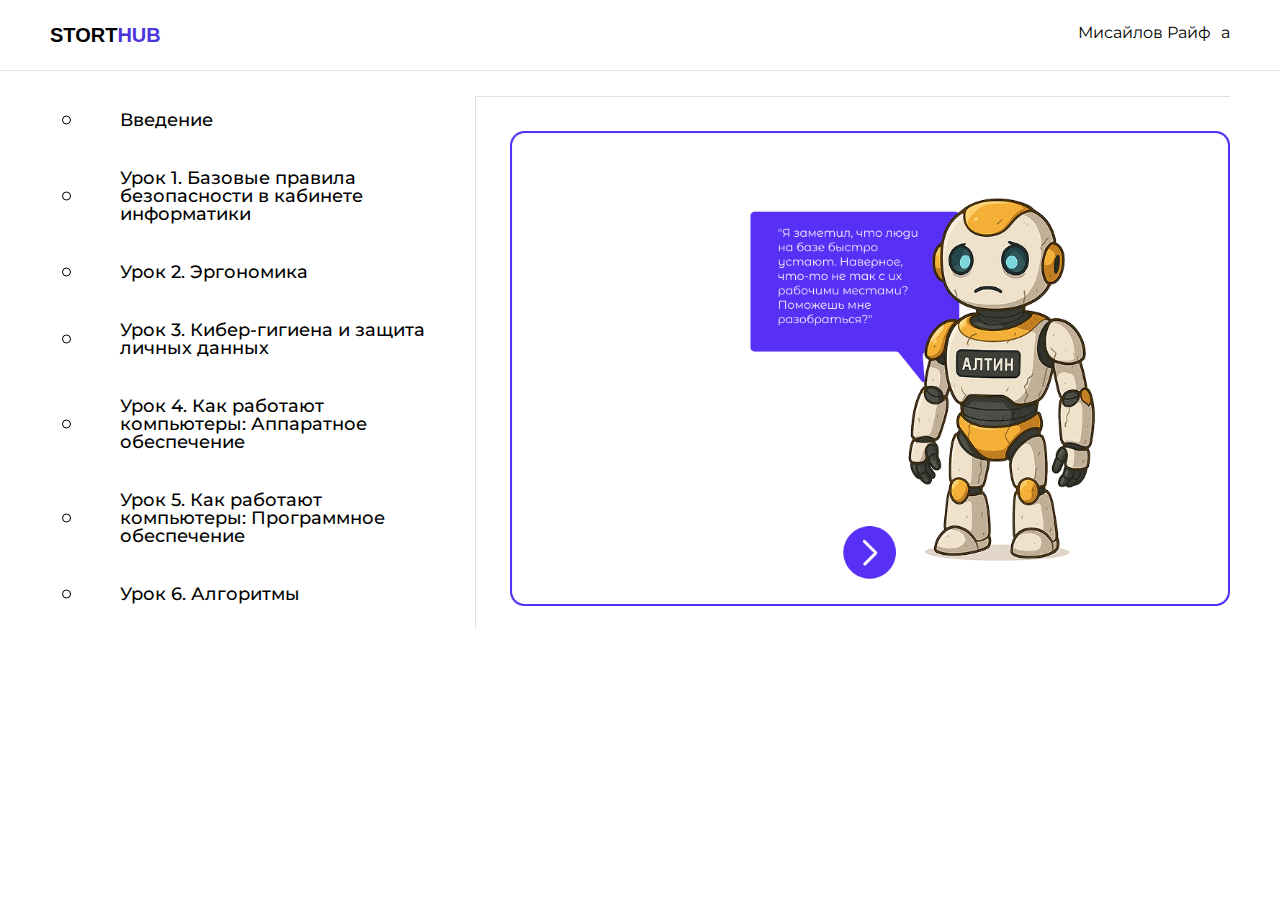
<file: lesson2-2.html>
<!DOCTYPE html>
<html lang="en">

<head>
    <meta charset="UTF-8">
    <meta name="viewport" content="width=device-width, initial-scale=1.0">
    <meta http-equiv="X-UA-Compatible" content="ie=edge">
    <title>Document</title>
    <link rel="stylesheet" href="css/reset.css">
    <link rel="stylesheet" href="css/slick.css">
    <link rel="stylesheet" href="css/jquery.fancybox.css">
    <link rel="preconnect" href="https://fonts.googleapis.com">
    <link rel="preconnect" href="https://fonts.gstatic.com" crossorigin>
    <link href="https://fonts.googleapis.com/css2?family=Montserrat:ital,wght@0,100..900;1,100..900&display=swap"
        rel="stylesheet">
    <link rel="stylesheet" href="css/style.css">
</head>

<body>
    <header class="header">
        <div class="container">
            <div class="header_inner">
                <a href="#" class="logo">STORT<span>HUB</span></a>
                <div class="exit">
                    <p class="nameuser">Мисайлов Райф</p>
                    <a href="#" class="iconexit">a</a>
                </div>
            </div>
        </div>
    </header>

    <div class="content">
        <div class="container">
            <div class="content_inner">
                <div class="menu">
                    <ul class="lesson-list">
                        <li data-href="lesson0.html">Введение</li>
                        <li data-href="index.html">Урок 1. Базовые правила безопасности в кабинете
                            информатики</li>
                        <li data-href="lesson2.html">Урок 2. Эргономика</li>
                        <li data-href="lesson3.html">Урок 3. Кибер-гигиена и защита личных данных</li>
                        <li data-href="lesson4.html">Урок 4. Как работают компьютеры: Аппаратное обеспечение</li>
                        <li data-href="lesson5.html">Урок 5. Как работают компьютеры: Программное обеспечение</li>
                        <li data-href="lesson6.html">Урок 6. Алгоритмы</li>
                    </ul>

                </div>
                <div class="content_games">
                    <img src="images/Video2_2.png" alt="" class="content_games_img">
                    <!-- <img src="images/arrow.png" alt="" class="arrow"> -->
                </div>
            </div>
        </div>
    </div>


    <script src="https://ajax.googleapis.com/ajax/libs/jquery/3.4.1/jquery.min.js"></script>
    <script src="js/slick.min.js"></script>
    <script src="js/jquery.fancybox.min.js"></script>
    <script src="js/main.js"></script>
</body>

</html>
</file>
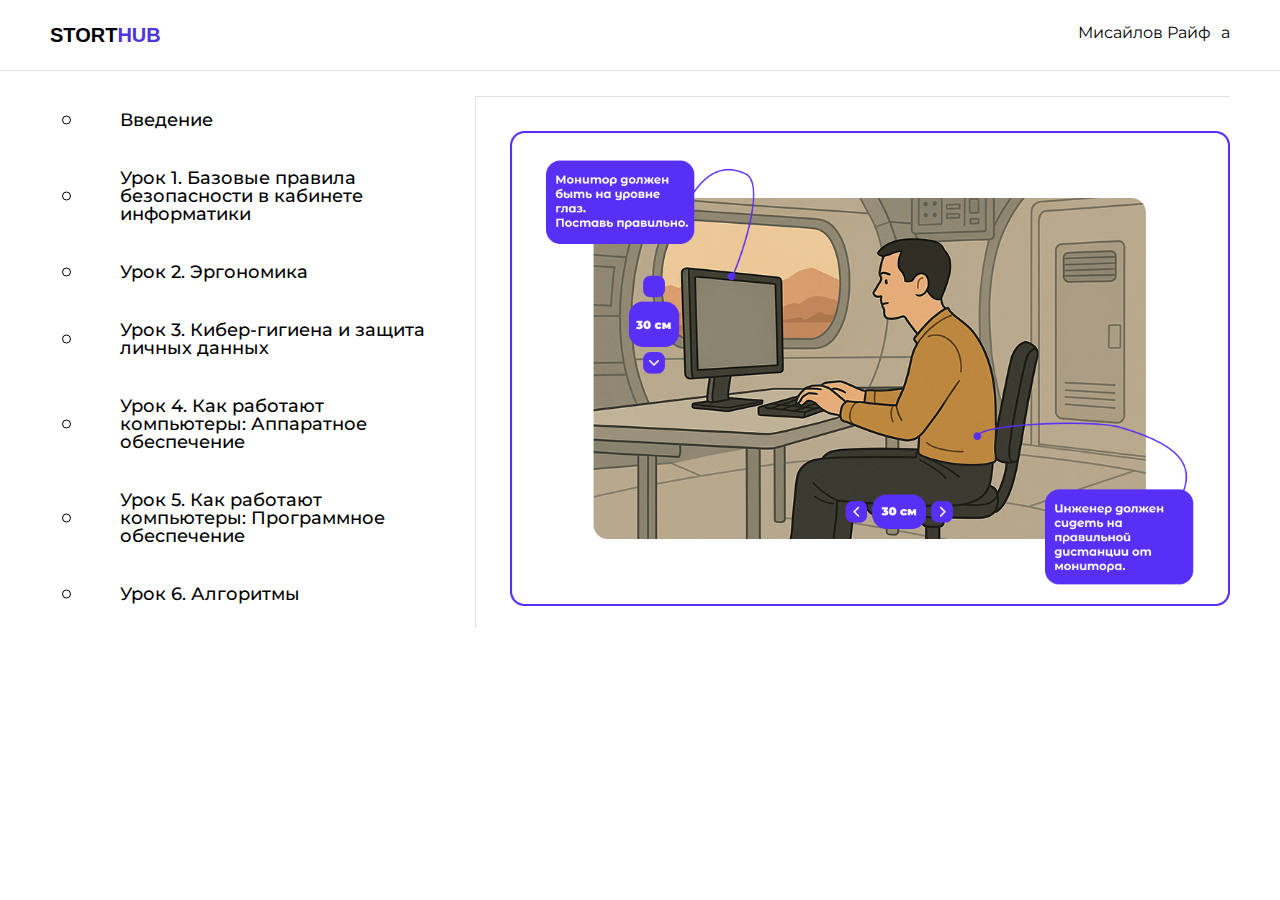
<file: lesson2-3.html>
<!DOCTYPE html>
<html lang="en">

<head>
    <meta charset="UTF-8">
    <meta name="viewport" content="width=device-width, initial-scale=1.0">
    <meta http-equiv="X-UA-Compatible" content="ie=edge">
    <title>Document</title>
    <link rel="stylesheet" href="css/reset.css">
    <link rel="stylesheet" href="css/slick.css">
    <link rel="stylesheet" href="css/jquery.fancybox.css">
    <link rel="preconnect" href="https://fonts.googleapis.com">
    <link rel="preconnect" href="https://fonts.gstatic.com" crossorigin>
    <link href="https://fonts.googleapis.com/css2?family=Montserrat:ital,wght@0,100..900;1,100..900&display=swap"
        rel="stylesheet">
    <link rel="stylesheet" href="css/style.css">
</head>

<body>
    <header class="header">
        <div class="container">
            <div class="header_inner">
                <a href="#" class="logo">STORT<span>HUB</span></a>
                <div class="exit">
                    <p class="nameuser">Мисайлов Райф</p>
                    <a href="#" class="iconexit">a</a>
                </div>
            </div>
        </div>
    </header>

    <div class="content">
        <div class="container">
            <div class="content_inner">
                <div class="menu">
                    <ul class="lesson-list">
                        <li data-href="lesson0.html">Введение</li>
                        <li data-href="index.html">Урок 1. Базовые правила безопасности в кабинете
                            информатики</li>
                        <li data-href="lesson2.html">Урок 2. Эргономика</li>
                        <li data-href="lesson3.html">Урок 3. Кибер-гигиена и защита личных данных</li>
                        <li data-href="lesson4.html">Урок 4. Как работают компьютеры: Аппаратное обеспечение</li>
                        <li data-href="lesson5.html">Урок 5. Как работают компьютеры: Программное обеспечение</li>
                        <li data-href="lesson6.html">Урок 6. Алгоритмы</li>
                    </ul>

                </div>
                <div class="content_games">
                    <img src="images/Video2_3.png" alt="" class="content_games_img">
                    <!-- <img src="images/arrow.png" alt="" class="arrow"> -->
                </div>
            </div>
        </div>
    </div>


    <script src="https://ajax.googleapis.com/ajax/libs/jquery/3.4.1/jquery.min.js"></script>
    <script src="js/slick.min.js"></script>
    <script src="js/jquery.fancybox.min.js"></script>
    <script src="js/main.js"></script>
</body>

</html>
</file>
<file: css/style.css>
.container {
    max-width: 1700px;
    padding: 0 50px;
    margin: 0 auto;
}

body {
    font-family: "Montserrat", sans-serif;
}


/* header */

.header {
    margin-top: 25px;
    border-bottom: 1px solid #e1e1e1;
    padding-bottom: 25px;
    margin-bottom: 25px;
}


.header_inner {
    display: flex;
    justify-content: space-between;
}

.logo {
    font-family: Arial, Helvetica, sans-serif;
    font-weight: 700;
    font-size: 20px;
}

.logo span {
    color: #4D36DB;
}

.exit {
    display: flex;
    justify-content: space-between;
    gap: 10px;
}


/* body */

.content_inner {
    display: flex;
    justify-content: space-between;
    gap: 25px;
}

.menu {
    max-width: 400px;
}

.lesson-list {
    font-size: 18px;
    font-weight: 500;
    list-style: none;
    padding: 0;

}

.lesson-list li {
    padding: 15px 20px;
    border-radius: 14px;
    margin-bottom: 10px;
    position: relative;
    padding-left: 70px;
    cursor: pointer;
}

.lesson-list li::before {
    content: "";
    position: absolute;
    left: 12px;
    top: 50%;
    transform: translateY(-50%);
    width: 7px;
    height: 7px;
    border: 1px solid black;
    border-radius: 50%;
    background: transparent;
}

.lesson-list li.active {
    background-color: #e6f435;
    /* ярко-жёлтый фон */
}

.lesson-list li.active::before {
    background-color: white;
}

.content_games {
    position: relative;
    border-top: 1px solid #e1e1e1;
    border-left: 1px solid #e1e1e1;
    padding-top: 34px;
    padding-left: 34px;
}

.content_games_img {
    width: 100%;
}

.arrow {
    position: absolute;
    top: 580px;
    right: 50px;
}
</file>
